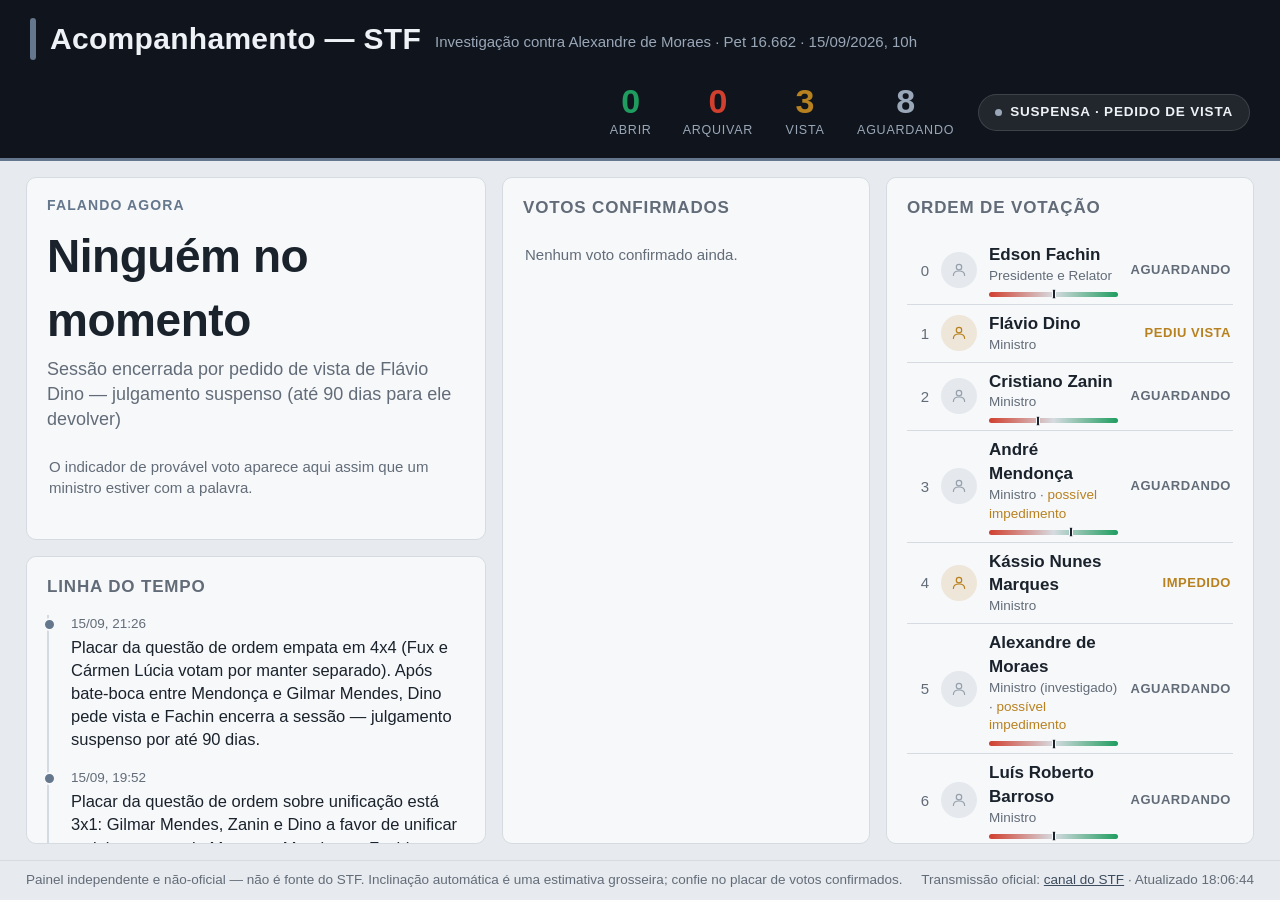
<file: index.html>
<!doctype html>
<html lang="pt-BR">
<head>
<meta charset="utf-8">
<meta name="viewport" content="width=device-width, initial-scale=1">
<title>Acompanhamento STF — Investigação contra Moraes</title>
<meta name="description" content="Placar não-oficial, ao vivo, da votação do STF sobre abrir investigação contra o ministro Alexandre de Moraes.">
<meta http-equiv="Content-Security-Policy" content="default-src 'self'; style-src 'self' https://fonts.googleapis.com; font-src https://fonts.gstatic.com; img-src 'self'; connect-src 'self'; script-src 'self'; base-uri 'none'; form-action 'none';">
<link rel="stylesheet" href="assets/style.css">
</head>
<body>
<div class="dashboard">

  <header class="topbar">
    <div class="topbar-title">
      <h1>Acompanhamento — STF</h1>
      <p>Investigação contra Alexandre de Moraes · Pet 16.662 · 15/09/2026, 10h</p>
    </div>
    <div class="topbar-stats">
      <div class="stat abrir"><strong id="count-abrir">0</strong><span>Abrir</span></div>
      <div class="stat arquivar"><strong id="count-arquivar">0</strong><span>Arquivar</span></div>
      <div class="stat vista"><strong id="count-vista">0</strong><span>Vista</span></div>
      <div class="stat aguardando"><strong id="count-aguardando">11</strong><span>Aguardando</span></div>
    </div>
    <span id="status-pill" class="status-pill"><span class="dot"></span>Carregando</span>
  </header>

  <main class="grid">

    <section class="col stage-col">
      <div class="panel">
        <p class="speaking-label">Falando agora</p>
        <p class="speaking-name" id="speaking-name">—</p>
        <p class="speaking-role" id="speaking-role">&nbsp;</p>
        <p class="speaking-summary" id="speaking-summary" hidden></p>

        <div id="gauge-section">
          <p class="ruler-heading">Provável voto de <strong id="ruler-heading-name">—</strong></p>
          <div class="ruler-labels">
            <span class="left">Arquivar</span>
            <span class="right">Abrir investigação</span>
          </div>
          <div class="ruler-track" id="ruler-track">
            <div class="marker marker-center" id="ruler-marker"></div>
          </div>
          <div class="ruler-meta">
            <span id="ruler-source" class="source-tag">—</span>
            <span class="ruler-value" id="ruler-value">50%</span>
          </div>
        </div>
        <p class="empty-note" id="gauge-idle-note" hidden>O indicador de provável voto aparece aqui assim que um ministro estiver com a palavra.</p>
      </div>

      <div class="panel grow">
        <h2>Linha do tempo</h2>
        <ul class="timeline" id="timeline"></ul>
      </div>
    </section>

    <section class="col votes-col">
      <div class="panel grow">
        <h2>Votos confirmados</h2>
        <div id="confirmed-list"></div>
      </div>
    </section>

    <section class="col roster-col">
      <div class="panel grow">
        <h2>Ordem de votação</h2>
        <div id="minister-list"></div>
      </div>
    </section>

  </main>

  <footer class="strip">
    <span>Painel independente e não-oficial — não é fonte do STF. Inclinação automática é uma estimativa grosseira; confie no placar de votos confirmados.</span>
    <span>Transmissão oficial: <a href="https://www.youtube.com/@STF" target="_blank" rel="noopener">canal do STF</a> · Atualizado <span id="updated-at">—</span></span>
  </footer>

</div>
<script src="assets/app.js"></script>
</body>
</html>
</file>
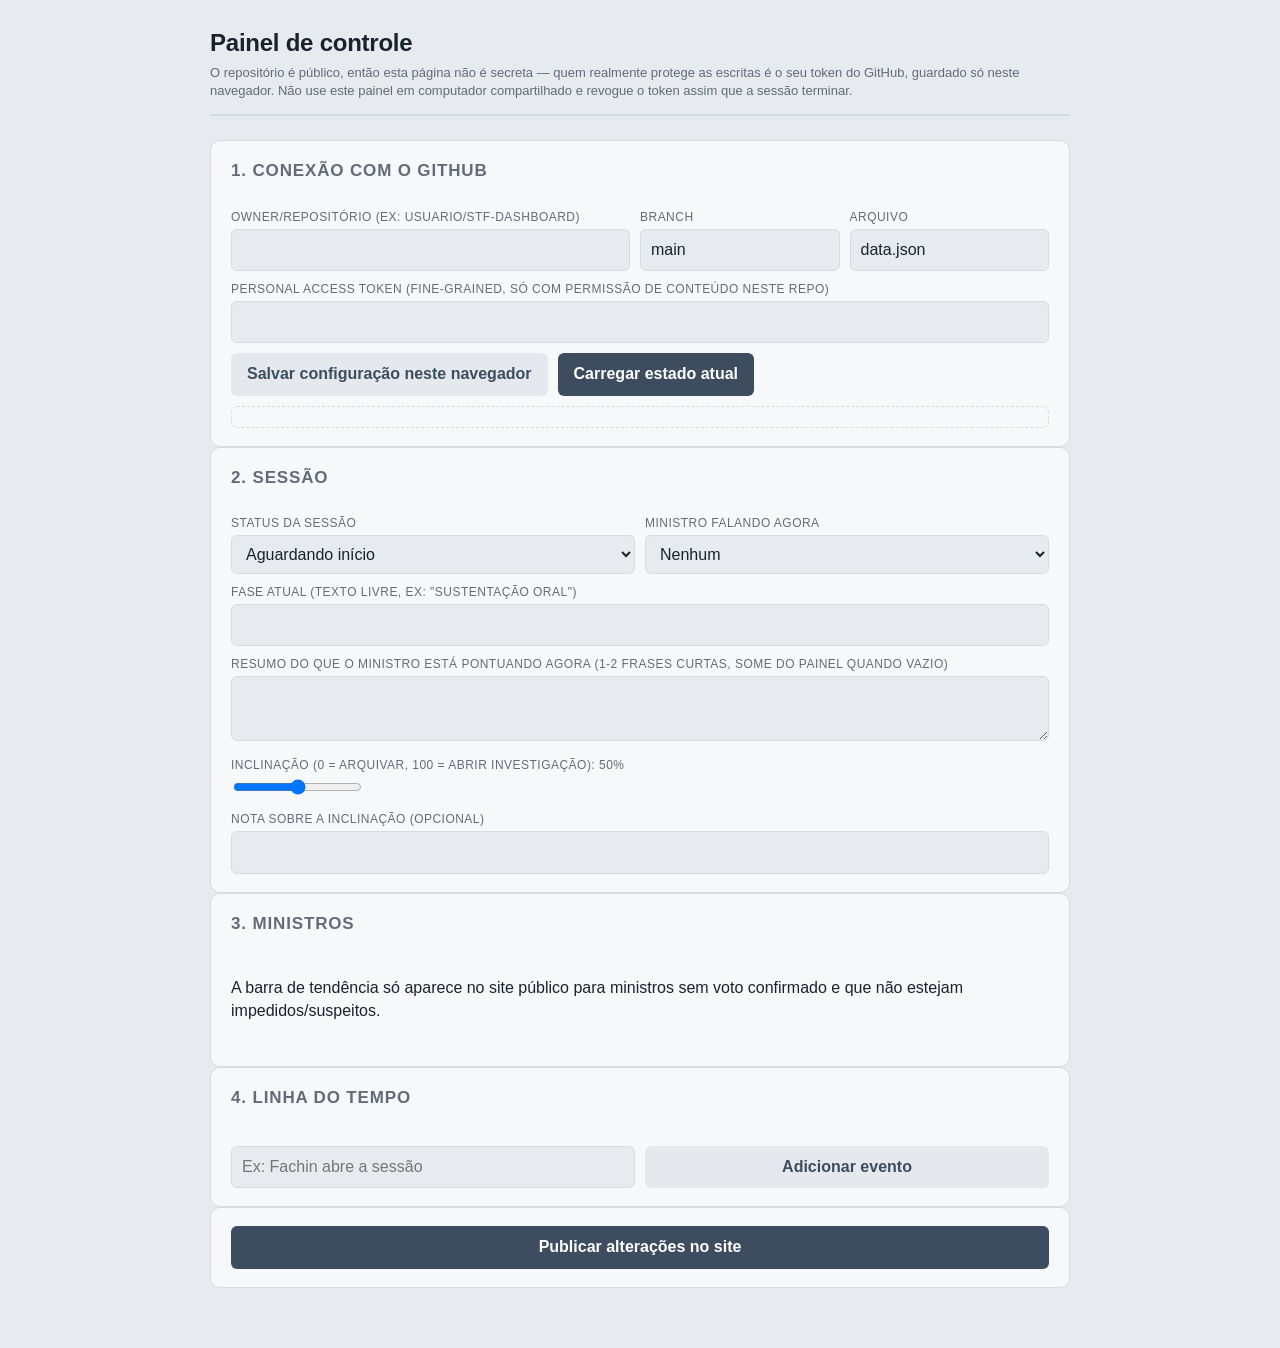
<file: admin.html>
<!doctype html>
<html lang="pt-BR">
<head>
<meta charset="utf-8">
<meta name="viewport" content="width=device-width, initial-scale=1">
<meta name="robots" content="noindex, nofollow">
<meta http-equiv="Content-Security-Policy" content="default-src 'self'; style-src 'self' https://fonts.googleapis.com; font-src https://fonts.gstatic.com; img-src 'self'; connect-src 'self' https://api.github.com; script-src 'self'; base-uri 'none'; form-action 'none';">
<title>Painel de controle — STF ao vivo</title>
<link rel="stylesheet" href="assets/style.css">
</head>
<body>
<div class="wrap">
  <header class="masthead">
    <div>
      <h1>Painel de controle</h1>
      <p>O repositório é público, então esta página não é secreta — quem realmente protege as escritas é o seu token do GitHub, guardado só neste navegador. Não use este painel em computador compartilhado e revogue o token assim que a sessão terminar.</p>
    </div>
  </header>

  <div class="panel admin-panel">
    <h2>1. Conexão com o GitHub</h2>
    <div class="row3">
      <div><label>owner/repositório (ex: usuario/stf-dashboard)</label><input type="text" id="cfg-repo"></div>
      <div><label>Branch</label><input type="text" id="cfg-branch" value="main"></div>
      <div><label>Arquivo</label><input type="text" id="cfg-path" value="data.json"></div>
    </div>
    <div>
      <label>Personal Access Token (fine-grained, só com permissão de conteúdo neste repo)</label>
      <input type="password" id="cfg-token">
    </div>
    <div class="actions-row">
      <button class="secondary" id="btn-save-cfg">Salvar configuração neste navegador</button>
      <button id="btn-load">Carregar estado atual</button>
    </div>
    <div id="log"></div>
  </div>

  <div class="panel admin-panel" id="session-panel" hidden>
    <h2>2. Sessão</h2>
    <div class="row2">
      <div>
        <label>Status da sessão</label>
        <select id="s-status">
          <option value="aguardando">Aguardando início</option>
          <option value="em_andamento">Em andamento</option>
          <option value="vista">Suspensa (pedido de vista)</option>
          <option value="encerrada">Encerrada</option>
        </select>
      </div>
      <div>
        <label>Ministro falando agora</label>
        <select id="s-falando"><option value="">Nenhum</option></select>
      </div>
    </div>
    <div>
      <label>Fase atual (texto livre, ex: "Sustentação oral")</label>
      <input type="text" id="s-fase">
    </div>
    <div>
      <label>Resumo do que o ministro está pontuando agora (1-2 frases curtas, some do painel quando vazio)</label>
      <textarea id="s-resumo" rows="2" maxlength="180"></textarea>
    </div>
    <div>
      <label>Inclinação (0 = arquivar, 100 = abrir investigação): <span id="s-inclinacao-val">50</span>%</label>
      <input type="range" id="s-inclinacao" min="0" max="100" value="50">
    </div>
    <div>
      <label>Nota sobre a inclinação (opcional)</label>
      <input type="text" id="s-nota">
    </div>
  </div>

  <div class="panel admin-panel" id="ministers-panel" hidden>
    <h2>3. Ministros</h2>
    <p style="font-size:12px;color:var(--ink-soft);margin:0 0 4px;">A barra de tendência só aparece no site público para ministros sem voto confirmado e que não estejam impedidos/suspeitos.</p>
    <div id="minister-edit-list"></div>
  </div>

  <div class="panel admin-panel" id="timeline-panel" hidden>
    <h2>4. Linha do tempo</h2>
    <ul class="timeline" id="admin-timeline"></ul>
    <div class="row2">
      <input type="text" id="new-event" placeholder="Ex: Fachin abre a sessão">
      <button class="secondary" id="btn-add-event">Adicionar evento</button>
    </div>
  </div>

  <div class="panel admin-panel" id="publish-panel" hidden>
    <button id="btn-publish" class="btn-publish-cta">Publicar alterações no site</button>
  </div>

</div>
<script src="assets/admin.js"></script>
</body>
</html>
</file>
<file: assets/style.css>
@import url('https://fonts.googleapis.com/css2?family=Inter:wght@400;500;600;700&family=Space+Grotesk:wght@500;600;700&display=swap');

:root {
  --ice: #e7eaee;
  --panel: #f7f8fa;
  --blue-50: #e5e9ee;
  --blue-100: #d4dae2;
  --blue-300: #a7b3c1;
  --blue-500: #64778c;
  --blue-700: #3d4c5e;
  --ink: #1a222c;
  --ink-soft: #626c78;
  --line: #d6dbe1;
  --abrir: #1f9d5f;
  --arquivar: #d13f2e;
  --vista: #b8811f;
  --neutro: #96a0ac;
  --radius: 10px;
  --masthead-bg: #10151d;
  --masthead-ink: #eef2f6;
  --masthead-ink-soft: #9aa7b8;
  --masthead-line: rgba(255, 255, 255, 0.12);
  --masthead-chip: rgba(255, 255, 255, 0.08);
  --live-red: #e5342a;
}

@media (prefers-color-scheme: dark) {
  :root {
    --ice: #10151c;
    --panel: #171d26;
    --blue-50: #1d2530;
    --blue-100: #232c3a;
    --blue-300: #3a4759;
    --blue-500: #8ea3b8;
    --blue-700: #b7c6d6;
    --ink: #e8ecf0;
    --ink-soft: #8a96a3;
    --line: #2a323d;
    --abrir: #4fbd8b;
    --arquivar: #e37a68;
    --vista: #e0b559;
    --neutro: #6e7987;
  }
}

* { box-sizing: border-box; }

html, body {
  height: 100%;
}

body {
  margin: 0;
  background: var(--ice);
  color: var(--ink);
  font-family: 'Inter', -apple-system, BlinkMacSystemFont, "Segoe UI", Helvetica, Arial, sans-serif;
  line-height: 1.4;
}

.dashboard {
  height: 100vh;
  display: flex;
  flex-direction: column;
}

/* ---------- topbar ---------- */

.topbar {
  display: flex;
  align-items: center;
  justify-content: space-between;
  gap: 24px;
  padding: 18px 30px;
  background: var(--masthead-bg);
  border-bottom: 3px solid var(--blue-500);
  flex-wrap: wrap;
}

.topbar-title { display: flex; align-items: center; gap: 14px; }

.topbar-title::before {
  content: "";
  width: 6px;
  align-self: stretch;
  min-height: 40px;
  background: var(--blue-500);
  border-radius: 3px;
}

.topbar-title h1 {
  font-family: 'Space Grotesk', sans-serif;
  font-weight: 700;
  font-size: 30px;
  margin: 0;
  letter-spacing: 0.01em;
  color: var(--masthead-ink);
}

.topbar-title p {
  margin: 4px 0 0;
  font-size: 15px;
  color: var(--masthead-ink-soft);
}

.topbar-stats {
  display: flex;
  gap: 26px;
  margin-left: auto;
}

.stat { text-align: center; min-width: 52px; }

.stat strong {
  font-family: 'Space Grotesk', sans-serif;
  font-size: 34px;
  font-weight: 700;
  display: block;
  line-height: 1;
}

.stat span {
  font-size: 12.5px;
  text-transform: uppercase;
  letter-spacing: 0.06em;
  color: var(--masthead-ink-soft);
}

.stat.abrir strong { color: var(--abrir); }
.stat.arquivar strong { color: var(--arquivar); }
.stat.vista strong { color: var(--vista); }
.stat.aguardando strong { color: var(--masthead-ink-soft); }

.status-pill {
  font-size: 13.5px;
  letter-spacing: 0.06em;
  text-transform: uppercase;
  font-weight: 700;
  padding: 8px 16px;
  border-radius: 100px;
  background: var(--masthead-chip);
  color: var(--masthead-ink);
  border: 1px solid var(--masthead-line);
  white-space: nowrap;
  display: inline-flex;
  align-items: center;
  gap: 8px;
}

.status-pill .dot {
  width: 7px; height: 7px; border-radius: 50%;
  background: var(--masthead-ink-soft);
}

.status-pill.live {
  background: var(--live-red);
  color: #fff;
  border-color: transparent;
}
.status-pill.live .dot {
  background: #fff;
  animation: pulse 1.6s ease-in-out infinite;
}

@keyframes pulse {
  0%, 100% { opacity: 1; transform: scale(1); }
  50% { opacity: .45; transform: scale(0.75); }
}

/* ---------- main grid ---------- */

main.grid {
  flex: 1;
  display: grid;
  grid-template-columns: 1.25fr 1fr 1fr;
  gap: 16px;
  padding: 16px 26px;
  min-height: 0;
}

.col {
  display: flex;
  flex-direction: column;
  gap: 16px;
  min-height: 0;
}

.panel {
  background: var(--panel);
  border: 1px solid var(--line);
  border-radius: var(--radius);
  padding: 18px 20px;
}

.panel h2 {
  font-family: 'Space Grotesk', sans-serif;
  font-size: 17px;
  text-transform: uppercase;
  letter-spacing: 0.05em;
  font-weight: 600;
  color: var(--ink-soft);
  margin: 0 0 16px;
}

.panel.grow {
  flex: 1;
  overflow-y: auto;
  min-height: 0;
}

/* ---------- hero / speaker ---------- */

.speaking-label {
  font-size: 14px;
  text-transform: uppercase;
  letter-spacing: 0.08em;
  color: var(--blue-500);
  font-weight: 700;
  margin: 0 0 8px;
}

.speaking-name {
  font-family: 'Space Grotesk', sans-serif;
  font-weight: 700;
  font-size: 46px;
  margin: 0 0 4px;
  letter-spacing: -0.01em;
}

.speaking-role {
  color: var(--ink-soft);
  font-size: 18px;
  margin: 0 0 16px;
}

.speaking-summary {
  font-size: 18px;
  line-height: 1.45;
  color: var(--ink);
  background: var(--blue-50);
  border-left: 3px solid var(--blue-500);
  padding: 10px 14px;
  border-radius: 0 8px 8px 0;
  margin: 0 0 22px;
}
.speaking-summary[hidden] { display: none; }

.ruler-heading {
  font-size: 13.5px;
  text-transform: uppercase;
  letter-spacing: 0.05em;
  font-weight: 600;
  color: var(--ink-soft);
  margin: 0 0 10px;
}
.ruler-heading strong {
  color: var(--ink);
  font-weight: 700;
  text-transform: none;
  letter-spacing: normal;
}

.ruler-labels {
  display: flex;
  justify-content: space-between;
  font-size: 15px;
  text-transform: uppercase;
  letter-spacing: 0.04em;
  font-weight: 700;
  margin-bottom: 12px;
}

.ruler-labels .left { color: var(--arquivar); }
.ruler-labels .right { color: var(--abrir); }

.ruler-track {
  position: relative;
  height: 26px;
  border-radius: 13px;
  background: linear-gradient(to right, var(--arquivar) 0%, var(--line) 50%, var(--abrir) 100%);
  margin: 0 2px;
}

.ruler-track::after {
  content: "";
  position: absolute;
  left: 50%;
  top: -5px;
  bottom: -5px;
  width: 2px;
  background: var(--panel);
  opacity: 0.9;
  transform: translateX(-50%);
}

.ruler-track .marker {
  position: absolute;
  top: 50%;
  width: 8px;
  height: 42px;
  border-radius: 4px;
  background: var(--ink);
  border: 2px solid var(--panel);
  box-shadow: 0 1px 5px rgba(0, 0, 0, 0.3);
  transform: translate(-50%, -50%);
  transition: left 0.6s ease;
}
.ruler-track .marker-center { left: 50%; }

.ruler-meta {
  display: flex;
  justify-content: space-between;
  align-items: baseline;
  margin-top: 16px;
  font-size: 12px;
  color: var(--ink-soft);
  text-transform: uppercase;
  letter-spacing: 0.04em;
}

.ruler-value {
  font-family: 'Space Grotesk', sans-serif;
  font-weight: 700;
  font-size: 32px;
  color: var(--ink);
  text-transform: none;
  letter-spacing: normal;
}

/* ---------- avatars ---------- */

.avatar-badge {
  width: 36px;
  height: 36px;
  border-radius: 50%;
  display: flex;
  align-items: center;
  justify-content: center;
  flex-shrink: 0;
  background: var(--blue-50);
  color: var(--neutro);
}

.avatar-badge svg { width: 18px; height: 18px; }

.avatar-badge.falando { background: var(--blue-100); color: var(--blue-700); }
.avatar-badge.abrir { background: color-mix(in srgb, var(--abrir) 15%, var(--panel)); color: var(--abrir); }
.avatar-badge.arquivar { background: color-mix(in srgb, var(--arquivar) 15%, var(--panel)); color: var(--arquivar); }
.avatar-badge.pediu_vista, .avatar-badge.impedido { background: color-mix(in srgb, var(--vista) 15%, var(--panel)); color: var(--vista); }

/* ---------- confirmed votes column ---------- */

.vote-group-title {
  font-size: 14px;
  text-transform: uppercase;
  letter-spacing: 0.05em;
  font-weight: 700;
  margin: 14px 0 8px;
  display: flex;
  align-items: center;
  gap: 8px;
}
.vote-group-title:first-child { margin-top: 0; }
.vote-group-title.abrir { color: var(--abrir); }
.vote-group-title.arquivar { color: var(--arquivar); }
.vote-group-title .n { color: var(--ink-soft); font-weight: 500; }

.vote-row, .minister-row {
  display: flex;
  align-items: center;
  gap: 12px;
  padding: 7px 2px;
  border-bottom: 1px solid var(--line);
}
.vote-row:last-child, .minister-row:last-child { border-bottom: none; }

.vote-name, .minister-name { font-weight: 700; font-size: 17px; }
.minister-role { font-size: 13.5px; color: var(--ink-soft); }

.empty-note {
  font-size: 15px;
  color: var(--ink-soft);
  padding: 8px 2px;
}

/* ---------- roster ---------- */

.minister-row.is-speaking {
  background: var(--blue-50);
  margin: 0 -8px;
  padding: 8px;
  border-radius: 8px;
  border-bottom-color: transparent;
}

.minister-order {
  font-family: 'Space Grotesk', sans-serif;
  font-size: 15px;
  color: var(--ink-soft);
  width: 20px;
  text-align: right;
  flex-shrink: 0;
}

.minister-name-wrap { flex: 1; min-width: 0; }

.mini-tendencia {
  margin-top: 6px;
  max-width: 200px;
}

.mini-tendencia-track {
  position: relative;
  height: 5px;
  border-radius: 3px;
  background: linear-gradient(to right, var(--arquivar) 0%, var(--line) 50%, var(--abrir) 100%);
}

.mini-tendencia-marker {
  position: absolute;
  top: 50%;
  width: 4px;
  height: 11px;
  border-radius: 2px;
  background: var(--ink);
  border: 1px solid var(--panel);
  transform: translate(-50%, -50%);
  transition: left 0.6s ease;
}

.status-tag {
  font-size: 13px;
  text-transform: uppercase;
  letter-spacing: 0.04em;
  font-weight: 600;
  color: var(--ink-soft);
  white-space: nowrap;
}
.status-tag.abrir { color: var(--abrir); }
.status-tag.arquivar { color: var(--arquivar); }
.status-tag.pediu_vista, .status-tag.impedido { color: var(--vista); }
.status-tag.falando { color: var(--blue-700); }

.impedimento-flag { color: var(--vista); }

/* ---------- timeline ---------- */

.timeline {
  list-style: none;
  margin: 0;
  padding: 0;
  position: relative;
}

.timeline li {
  position: relative;
  padding: 0 0 18px 22px;
  border-left: 2px solid var(--blue-100);
  font-size: 16.5px;
}
.timeline li:last-child { border-left-color: transparent; padding-bottom: 0; }

.timeline li::before {
  content: "";
  position: absolute;
  left: -6px;
  top: 3px;
  width: 9px;
  height: 9px;
  border-radius: 50%;
  background: var(--blue-500);
  border: 2px solid var(--panel);
}

.timeline time {
  display: block;
  color: var(--ink-soft);
  font-size: 13.5px;
  margin-bottom: 2px;
  font-variant-numeric: tabular-nums;
}

/* ---------- footer ---------- */

footer.strip {
  padding: 10px 26px;
  border-top: 1px solid var(--line);
  font-size: 13.5px;
  color: var(--ink-soft);
  display: flex;
  justify-content: space-between;
  gap: 16px;
  flex-wrap: wrap;
}

footer.strip a { color: var(--blue-700); }

.source-tag {
  font-size: 12.5px;
  text-transform: uppercase;
  letter-spacing: 0.03em;
}

/* ---------- responsive ---------- */

@media (max-width: 1080px) {
  .dashboard { height: auto; min-height: 100vh; }
  main.grid { grid-template-columns: 1fr 1fr; }
  .col.stage-col { grid-column: 1 / 3; }
  .panel.grow { max-height: 50vh; }
}

@media (max-width: 720px) {
  .dashboard { height: auto; min-height: 100vh; }
  main.grid { grid-template-columns: 1fr; padding: 14px 16px; }
  .col.stage-col { grid-column: auto; }
  .panel.grow { max-height: 340px; }
  .topbar { padding: 14px 16px; }
  .topbar-stats { gap: 14px; }
}

/* ---------- admin page (shares this stylesheet) ---------- */

.wrap { max-width: 900px; margin: 0 auto; padding: 26px 20px 60px; }

header.masthead { border-bottom: 2px solid var(--line); padding-bottom: 14px; margin-bottom: 24px; }
header.masthead h1 { font-family: 'Space Grotesk', sans-serif; font-weight: 600; font-size: 24px; margin: 0 0 4px; letter-spacing: -0.01em; }
header.masthead p { margin: 0; color: var(--ink-soft); font-size: 13px; }

.admin-panel { display: flex; flex-direction: column; gap: 10px; }
.admin-panel label { font-size: 12px; text-transform: uppercase; letter-spacing: .04em; color: var(--ink-soft); display: block; margin-bottom: 3px; }
.admin-panel textarea { resize: vertical; }
.admin-panel input[type=text], .admin-panel input[type=password], .admin-panel select, .admin-panel textarea {
  width: 100%; padding: 9px 10px; border: 1px solid var(--line); border-radius: 6px; background: var(--ice); color: var(--ink); font: inherit;
}
.row2 { display: grid; grid-template-columns: 1fr 1fr; gap: 10px; }
.row3 { display: grid; grid-template-columns: 2fr 1fr 1fr; gap: 10px; align-items: end; }
.admin-panel button { padding: 10px 16px; border: none; border-radius: 6px; background: var(--blue-700); color: #fff; font: inherit; font-weight: 600; cursor: pointer; }
.admin-panel button.secondary { background: var(--blue-50); color: var(--blue-700); }
.admin-panel button:disabled { opacity: .5; cursor: not-allowed; }
.minister-edit-row { display: grid; grid-template-columns: 2fr 1fr 1fr 1.4fr; gap: 10px; align-items: center; padding: 8px 0; border-bottom: 1px solid var(--line); }
.minister-edit-row .m-tendencia-wrap { display: flex; align-items: center; gap: 6px; }
.minister-edit-row .m-tendencia-wrap input[type=range] { flex: 1; }
.minister-edit-row .m-tendencia-val { font-size: 12px; color: var(--ink-soft); min-width: 30px; text-align: right; }
.actions-row { display: flex; gap: 10px; }
.btn-publish-cta { width: 100%; font-size: 16px; }
#log { font-size: 13px; white-space: pre-wrap; padding: 10px; border: 1px dashed var(--line); border-radius: 6px; min-height: 20px; }
#log.ok { color: var(--abrir); }
#log.err { color: var(--arquivar); }
</file>
